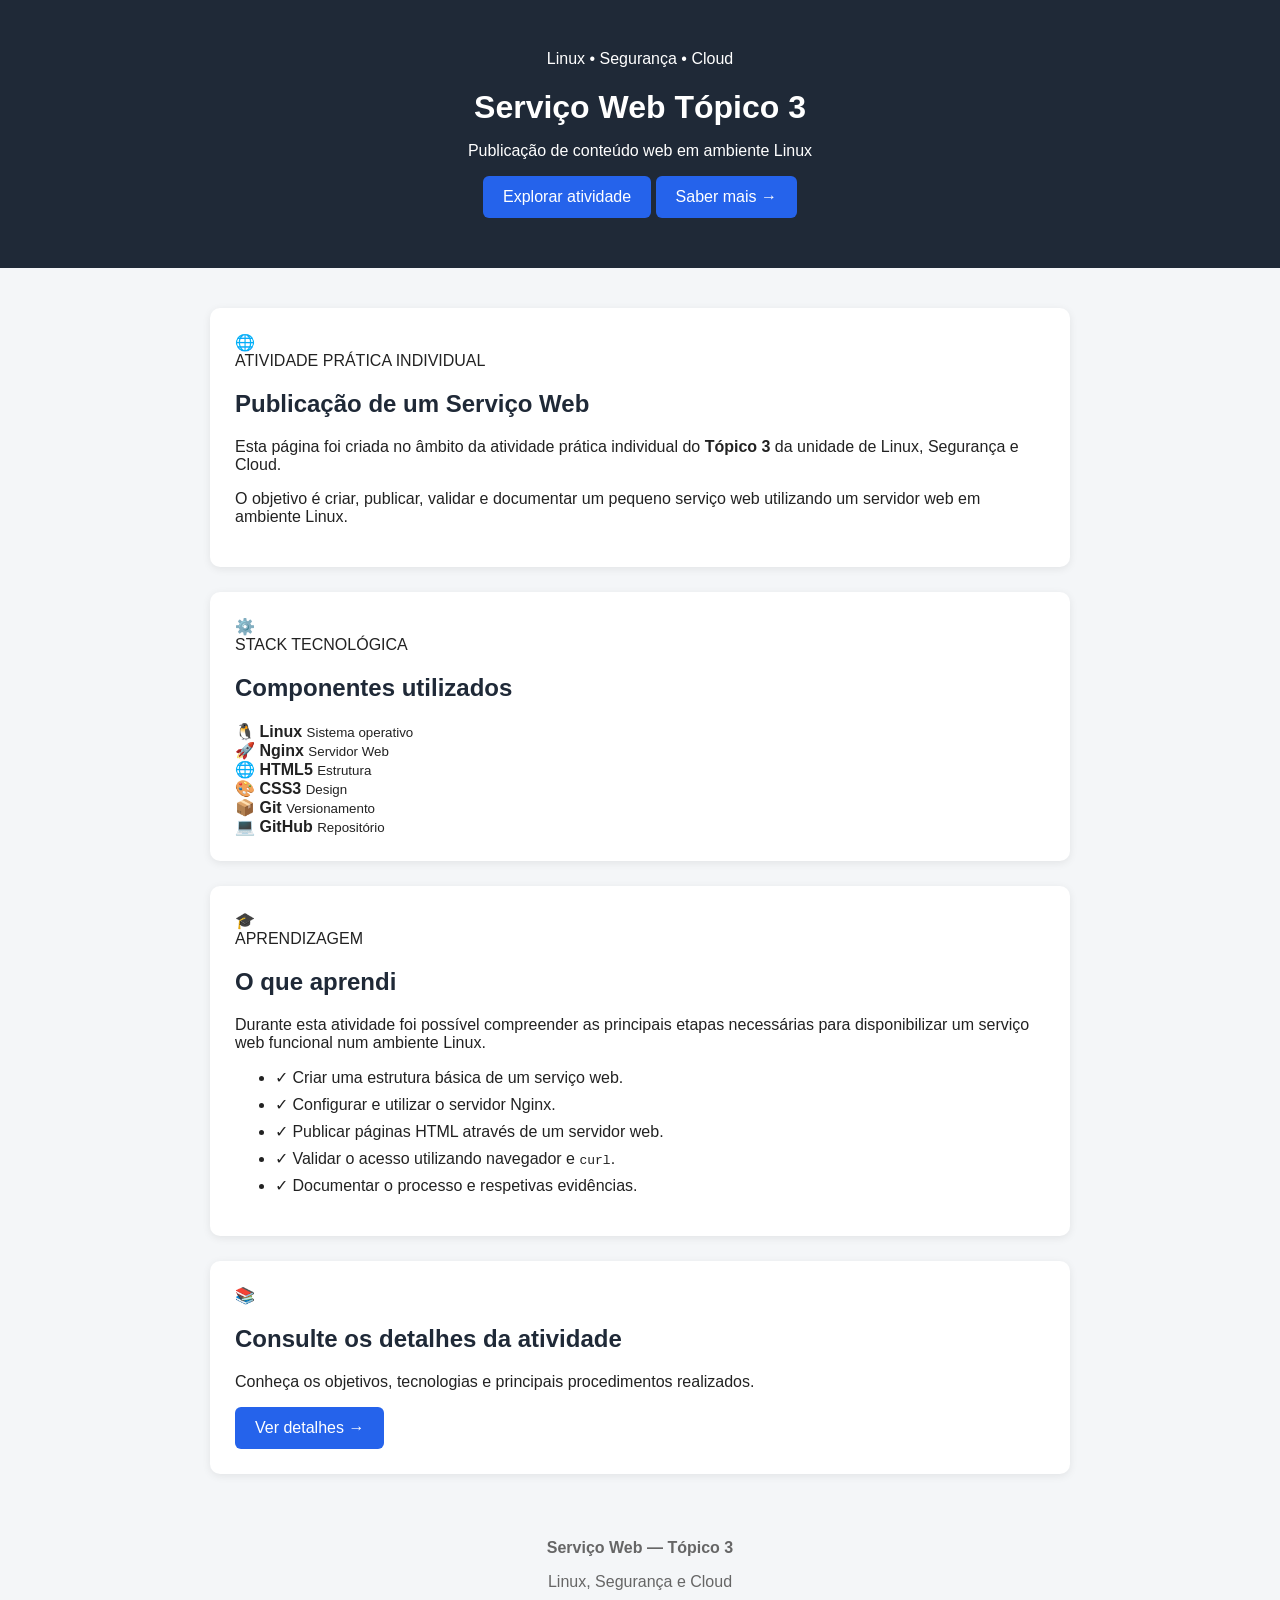
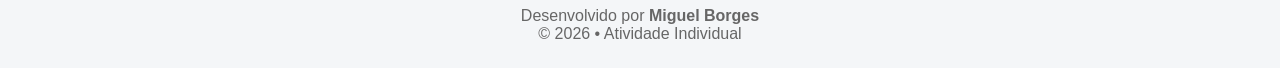
<file: topico-03/atividade-individual/site/index.html>
<!DOCTYPE html>
<html lang="pt">
<head>
    <meta charset="UTF-8">
    <meta name="viewport" content="width=device-width, initial-scale=1.0">

    <meta name="description"
          content="Atividade Individual do Tópico 3 - Linux, Segurança e Cloud">

    <title>Serviço Web | Tópico 3</title>

    <link rel="stylesheet" href="style.css">
</head>

<body>

    <!-- CABEÇALHO -->
    <header class="hero">

        <div class="hero-content">

            <span class="badge">
                Linux • Segurança • Cloud
            </span>

            <h1>
                Serviço Web
                <span>Tópico 3</span>
            </h1>

            <p>
                Publicação de conteúdo web em ambiente Linux
            </p>

            <div class="hero-buttons">
                <a class="botao botao-principal" href="#atividade">
                    Explorar atividade
                </a>

                <a class="botao botao-secundario" href="sobre.html">
                    Saber mais →
                </a>
            </div>

        </div>

    </header>


    <!-- CONTEÚDO PRINCIPAL -->
    <main>

        <!-- INTRODUÇÃO -->
        <section id="atividade" class="card destaque">

            <div class="icone">
                🌐
            </div>

            <div>

                <span class="categoria">
                    ATIVIDADE PRÁTICA INDIVIDUAL
                </span>

                <h2>
                    Publicação de um Serviço Web
                </h2>

                <p>
                    Esta página foi criada no âmbito da atividade prática
                    individual do <strong>Tópico 3</strong> da unidade de
                    Linux, Segurança e Cloud.
                </p>

                <p>
                    O objetivo é criar, publicar, validar e documentar um
                    pequeno serviço web utilizando um servidor web em
                    ambiente Linux.
                </p>

            </div>

        </section>


        <!-- TECNOLOGIAS -->
        <section class="card">

            <div class="section-header">

                <div class="icone">
                    ⚙️
                </div>

                <div>
                    <span class="categoria">
                        STACK TECNOLÓGICA
                    </span>

                    <h2>
                        Componentes utilizados
                    </h2>
                </div>

            </div>


            <div class="tecnologias">

                <div class="tecnologia">
                    <span>🐧</span>
                    <strong>Linux</strong>
                    <small>Sistema operativo</small>
                </div>

                <div class="tecnologia">
                    <span>🚀</span>
                    <strong>Nginx</strong>
                    <small>Servidor Web</small>
                </div>

                <div class="tecnologia">
                    <span>🌐</span>
                    <strong>HTML5</strong>
                    <small>Estrutura</small>
                </div>

                <div class="tecnologia">
                    <span>🎨</span>
                    <strong>CSS3</strong>
                    <small>Design</small>
                </div>

                <div class="tecnologia">
                    <span>📦</span>
                    <strong>Git</strong>
                    <small>Versionamento</small>
                </div>

                <div class="tecnologia">
                    <span>💻</span>
                    <strong>GitHub</strong>
                    <small>Repositório</small>
                </div>

            </div>

        </section>


        <!-- APRENDIZAGEM -->
        <section class="card aprendizagem">

            <div class="icone">
                🎓
            </div>

            <div>

                <span class="categoria">
                    APRENDIZAGEM
                </span>

                <h2>
                    O que aprendi
                </h2>

                <p>
                    Durante esta atividade foi possível compreender as
                    principais etapas necessárias para disponibilizar um
                    serviço web funcional num ambiente Linux.
                </p>

                <ul class="lista-check">

                    <li>
                        <span>✓</span>
                        Criar uma estrutura básica de um serviço web.
                    </li>

                    <li>
                        <span>✓</span>
                        Configurar e utilizar o servidor Nginx.
                    </li>

                    <li>
                        <span>✓</span>
                        Publicar páginas HTML através de um servidor web.
                    </li>

                    <li>
                        <span>✓</span>
                        Validar o acesso utilizando navegador e <code>curl</code>.
                    </li>

                    <li>
                        <span>✓</span>
                        Documentar o processo e respetivas evidências.
                    </li>

                </ul>

            </div>

        </section>


        <!-- CTA -->
        <section class="cta">

            <span class="cta-icon">📚</span>

            <div>

                <h2>
                    Consulte os detalhes da atividade
                </h2>

                <p>
                    Conheça os objetivos, tecnologias e principais
                    procedimentos realizados.
                </p>

            </div>

            <a class="botao botao-claro" href="sobre.html">
                Ver detalhes →
            </a>

        </section>

    </main>


    <!-- RODAPÉ -->
    <footer>

        <div class="footer-content">

            <div>
                <strong>Serviço Web — Tópico 3</strong>
                <p>
                    Linux, Segurança e Cloud
                </p>
            </div>

            <div class="autor">
                <span>Desenvolvido por</span>
                <strong>Miguel Borges</strong>
            </div>

        </div>

        <div class="footer-bottom">
            © 2026 • Atividade Individual
        </div>

    </footer>

</body>
</html>
</file>
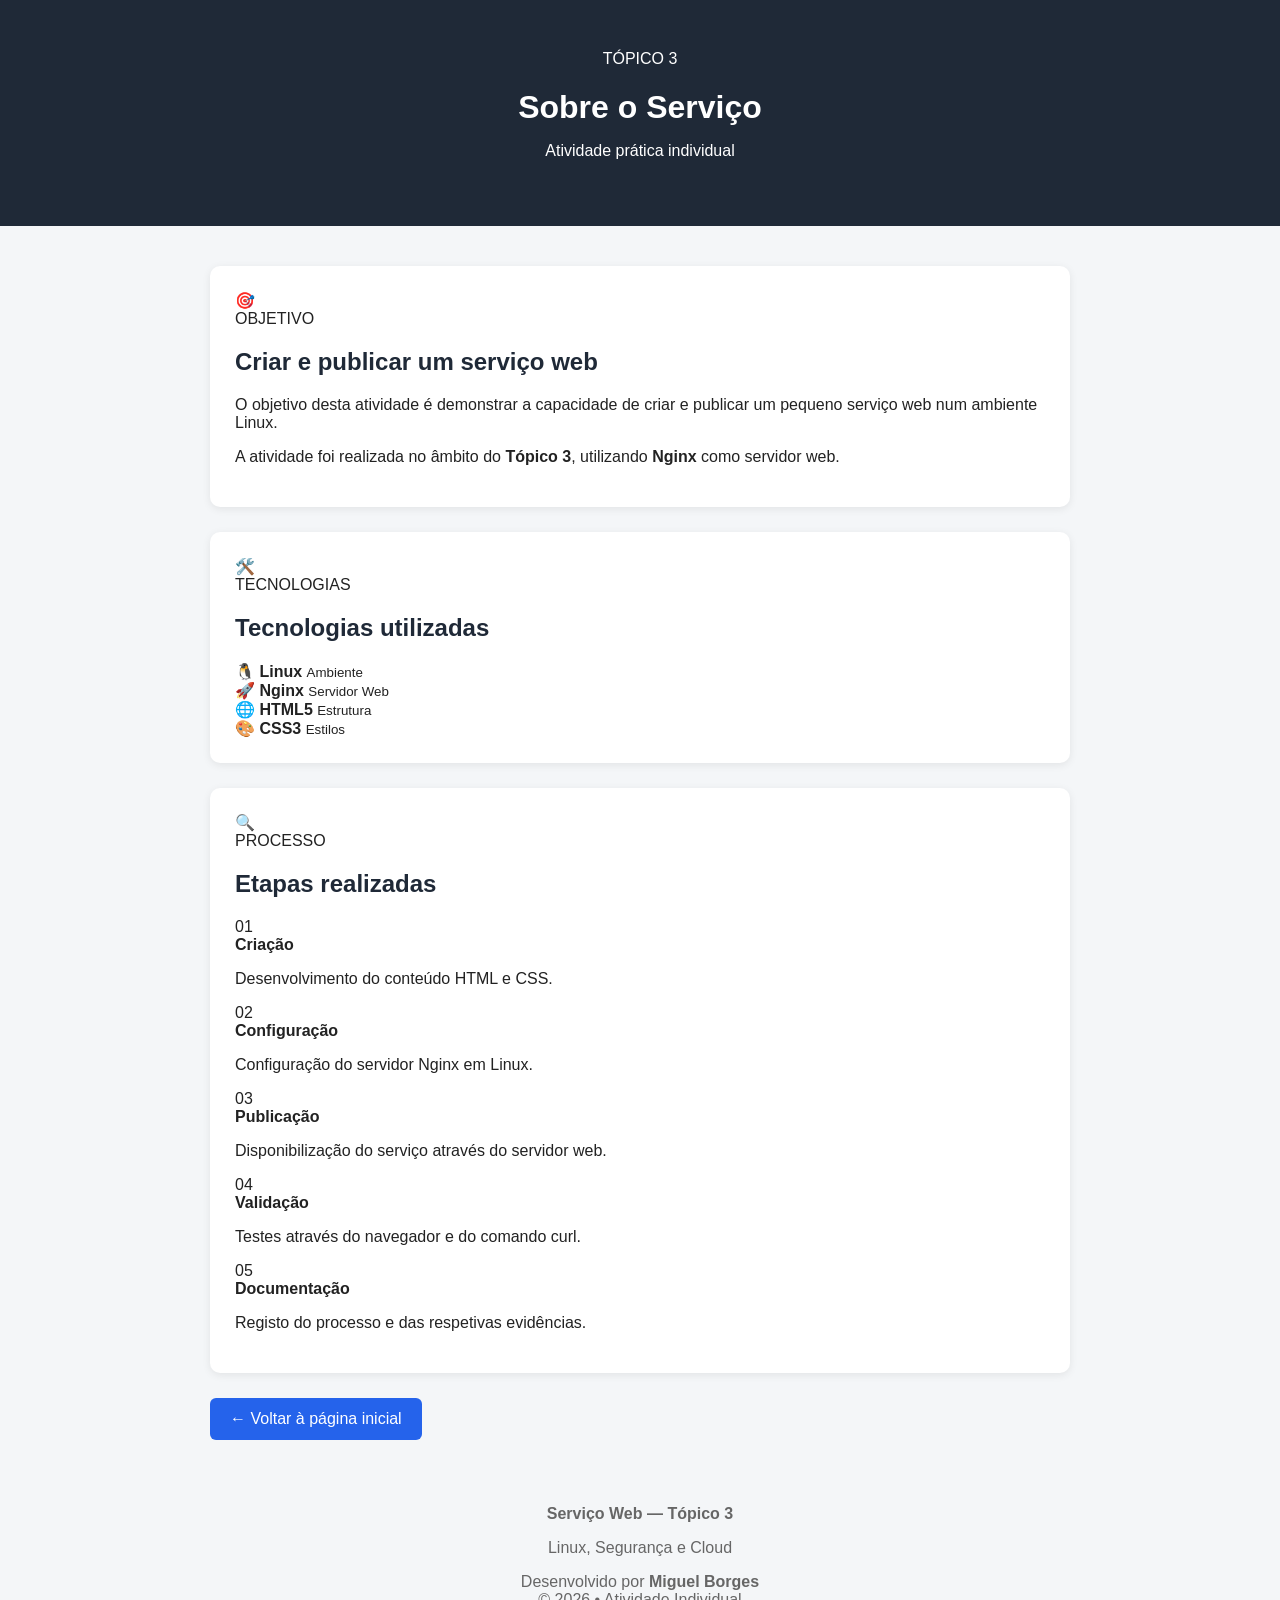
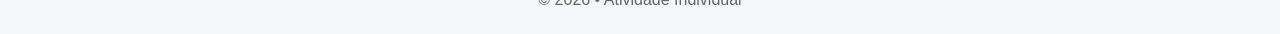
<file: topico-03/atividade-individual/site/sobre.html>
<!DOCTYPE html>
<html lang="pt">
<head>
    <meta charset="UTF-8">
    <meta name="viewport" content="width=device-width, initial-scale=1.0">

    <meta name="description"
          content="Informações sobre a atividade prática do Tópico 3">

    <title>Sobre | Serviço Web - Tópico 3</title>

    <link rel="stylesheet" href="style.css">
</head>

<body>

    <!-- CABEÇALHO -->
    <header class="hero hero-small">

        <div class="hero-content">

            <span class="badge">
                TÓPICO 3
            </span>

            <h1>
                Sobre o Serviço
            </h1>

            <p>
                Atividade prática individual
            </p>

        </div>

    </header>


    <!-- CONTEÚDO -->
    <main>

        <section class="card destaque">

            <div class="icone">
                🎯
            </div>

            <div>

                <span class="categoria">
                    OBJETIVO
                </span>

                <h2>
                    Criar e publicar um serviço web
                </h2>

                <p>
                    O objetivo desta atividade é demonstrar a capacidade
                    de criar e publicar um pequeno serviço web num
                    ambiente Linux.
                </p>

                <p>
                    A atividade foi realizada no âmbito do
                    <strong>Tópico 3</strong>, utilizando
                    <strong>Nginx</strong> como servidor web.
                </p>

            </div>

        </section>


        <section class="card">

            <div class="section-header">

                <div class="icone">
                    🛠️
                </div>

                <div>

                    <span class="categoria">
                        TECNOLOGIAS
                    </span>

                    <h2>
                        Tecnologias utilizadas
                    </h2>

                </div>

            </div>


            <div class="tecnologias">

                <div class="tecnologia">
                    <span>🐧</span>
                    <strong>Linux</strong>
                    <small>Ambiente</small>
                </div>

                <div class="tecnologia">
                    <span>🚀</span>
                    <strong>Nginx</strong>
                    <small>Servidor Web</small>
                </div>

                <div class="tecnologia">
                    <span>🌐</span>
                    <strong>HTML5</strong>
                    <small>Estrutura</small>
                </div>

                <div class="tecnologia">
                    <span>🎨</span>
                    <strong>CSS3</strong>
                    <small>Estilos</small>
                </div>

            </div>

        </section>


        <section class="card">

            <div class="icone">
                🔍
            </div>

            <span class="categoria">
                PROCESSO
            </span>

            <h2>
                Etapas realizadas
            </h2>

            <div class="processo">

                <div class="etapa">
                    <span>01</span>
                    <div>
                        <strong>Criação</strong>
                        <p>Desenvolvimento do conteúdo HTML e CSS.</p>
                    </div>
                </div>

                <div class="etapa">
                    <span>02</span>
                    <div>
                        <strong>Configuração</strong>
                        <p>Configuração do servidor Nginx em Linux.</p>
                    </div>
                </div>

                <div class="etapa">
                    <span>03</span>
                    <div>
                        <strong>Publicação</strong>
                        <p>Disponibilização do serviço através do servidor web.</p>
                    </div>
                </div>

                <div class="etapa">
                    <span>04</span>
                    <div>
                        <strong>Validação</strong>
                        <p>Testes através do navegador e do comando curl.</p>
                    </div>
                </div>

                <div class="etapa">
                    <span>05</span>
                    <div>
                        <strong>Documentação</strong>
                        <p>Registo do processo e das respetivas evidências.</p>
                    </div>
                </div>

            </div>

        </section>


        <div class="voltar">

            <a class="botao botao-principal" href="index.html">
                ← Voltar à página inicial
            </a>

        </div>

    </main>


    <!-- RODAPÉ -->
    <footer>

        <div class="footer-content">

            <div>
                <strong>Serviço Web — Tópico 3</strong>
                <p>
                    Linux, Segurança e Cloud
                </p>
            </div>

            <div class="autor">
                <span>Desenvolvido por</span>
                <strong>Miguel Borges</strong>
            </div>

        </div>

        <div class="footer-bottom">
            © 2026 • Atividade Individual
        </div>

    </footer>

</body>
</html>
</file>
<file: topico-03/atividade-individual/site/style.css>
* {
    box-sizing: border-box;
}

body {
    margin: 0;
    font-family: Arial, sans-serif;
    background: #f4f6f8;
    color: #222;
}

header {
    background: #1f2937;
    color: white;
    text-align: center;
    padding: 50px 20px;
}

header h1 {
    margin-bottom: 10px;
}

main {
    max-width: 900px;
    margin: 40px auto;
    padding: 0 20px;
}

section {
    background: white;
    padding: 25px;
    margin-bottom: 25px;
    border-radius: 10px;
    box-shadow: 0 2px 8px rgba(0, 0, 0, 0.08);
}

h2 {
    color: #1f2937;
}

li {
    margin-bottom: 8px;
}

.botao {
    display: inline-block;
    background: #2563eb;
    color: white;
    padding: 12px 20px;
    border-radius: 6px;
    text-decoration: none;
}

.botao:hover {
    background: #1d4ed8;
}

footer {
    text-align: center;
    padding: 25px;
    color: #666;
}
</file>
